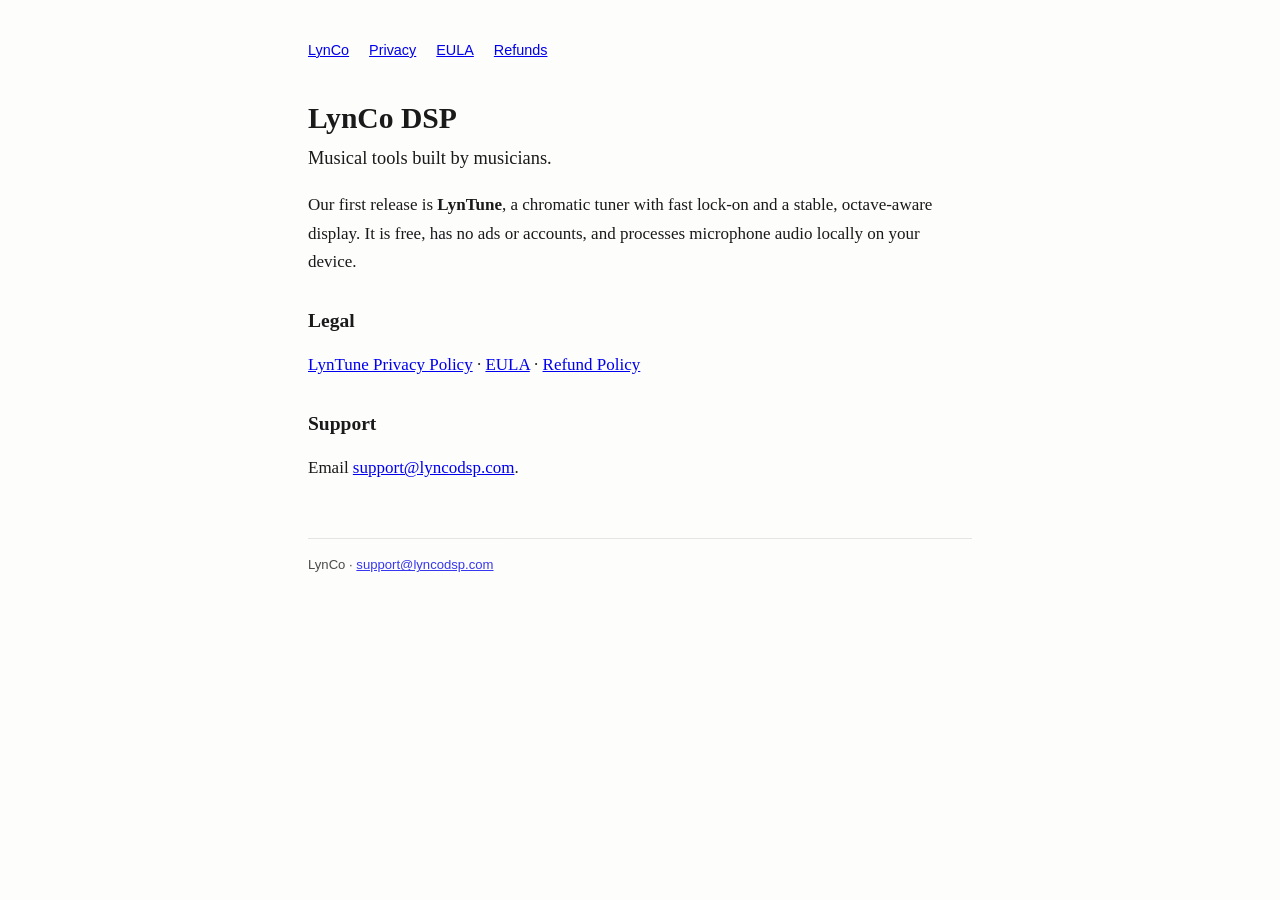
<file: index.html>
<!doctype html>
<html lang="en">
<head>
  <meta charset="utf-8">
  <meta name="viewport" content="width=device-width, initial-scale=1">
  <meta name="description" content="LynCo builds private, local-first musical tools.">
  <link rel="canonical" href="https://lyncodsp.com/">
  <link rel="stylesheet" href="styles.css">
  <title>LynCo DSP</title>
</head>
<body>
<nav aria-label="Primary">
  <a href="./">LynCo</a>
  <a href="privacy/">Privacy</a>
  <a href="eula/">EULA</a>
  <a href="refunds/">Refunds</a>
</nav>
<main>
  <h1>LynCo DSP</h1>
  <p class="lede">Musical tools built by musicians.</p>
  <p>Our first release is <strong>LynTune</strong>, a chromatic tuner with fast lock-on and a
  stable, octave-aware display. It is free, has no ads or accounts, and processes microphone
  audio locally on your device.</p>
  <h2>Legal</h2>
  <p><a href="privacy/">LynTune Privacy Policy</a> · <a href="eula/">EULA</a> ·
  <a href="refunds/">Refund Policy</a></p>
  <h2>Support</h2>
  <p>Email <a href="mailto:support@lyncodsp.com">support@lyncodsp.com</a>.</p>
</main>
<footer>LynCo · <a href="mailto:support@lyncodsp.com">support@lyncodsp.com</a></footer>
</body>
</html>
</file>
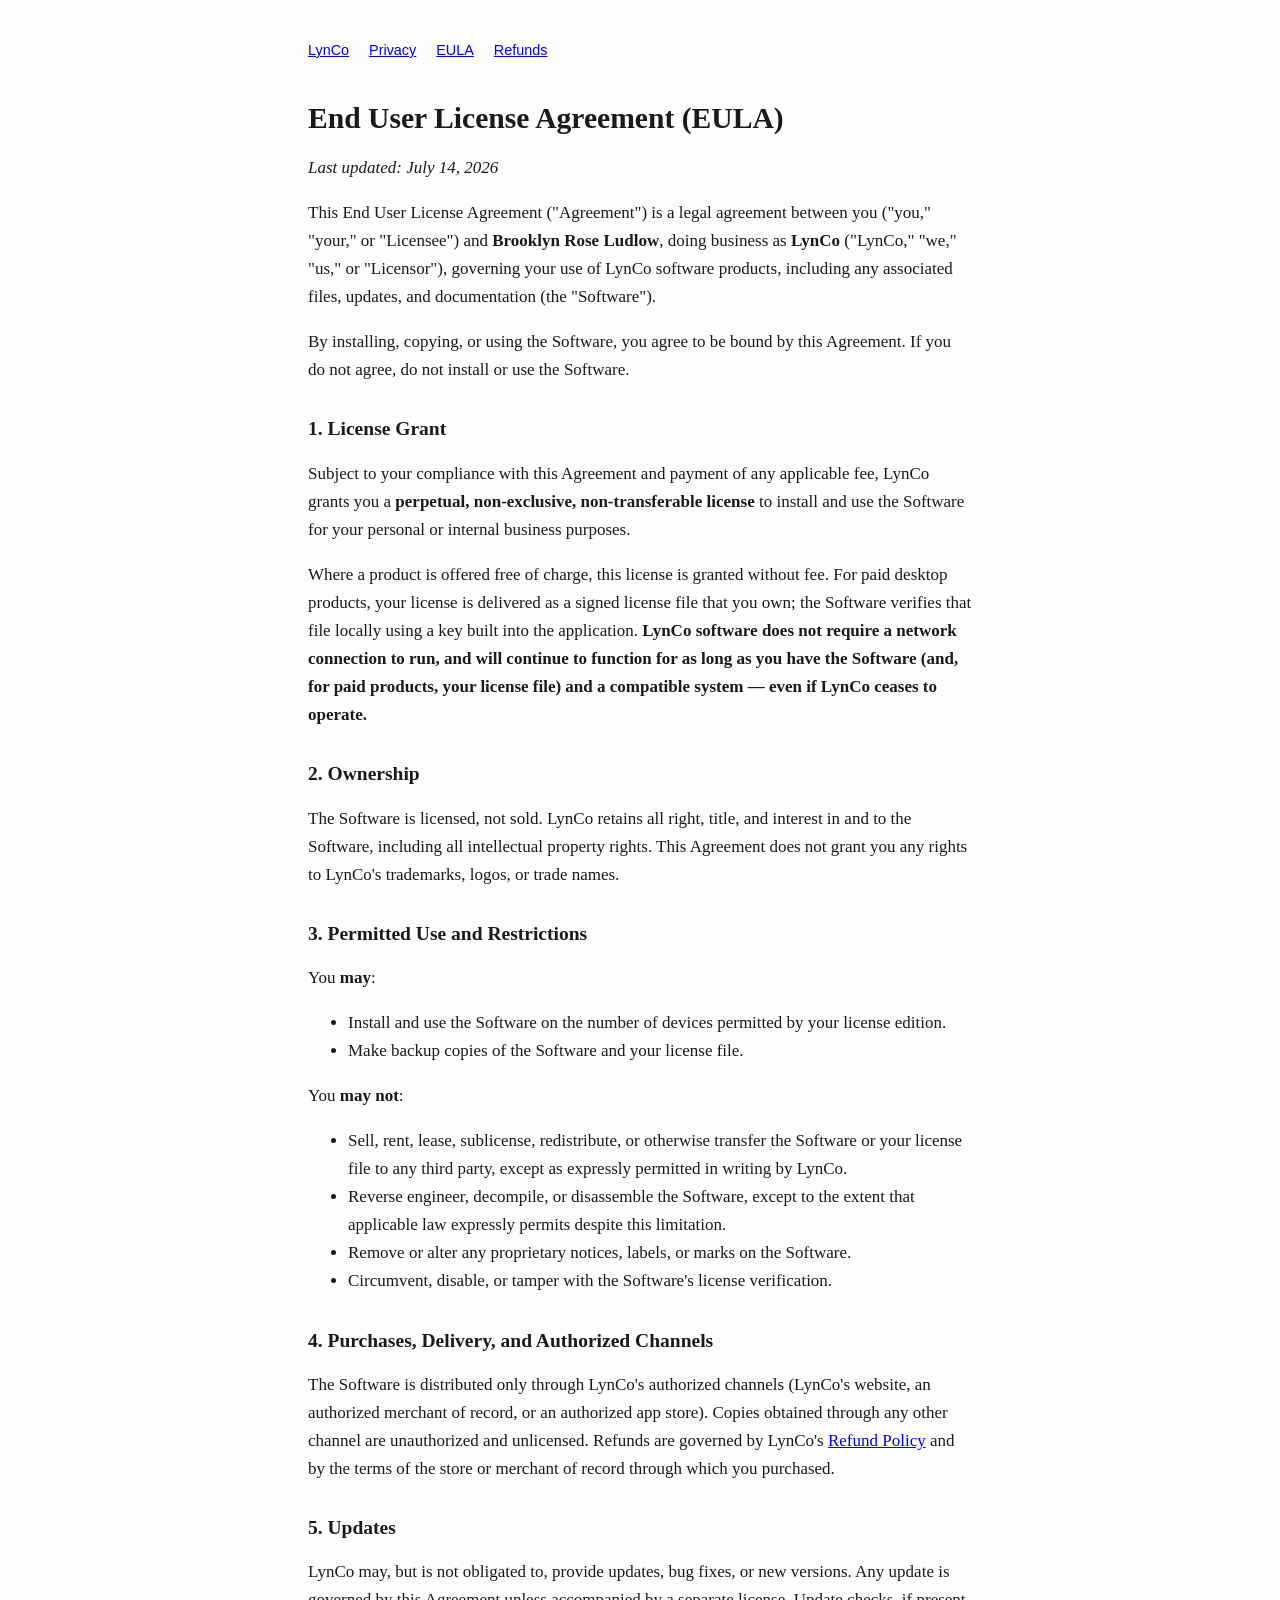
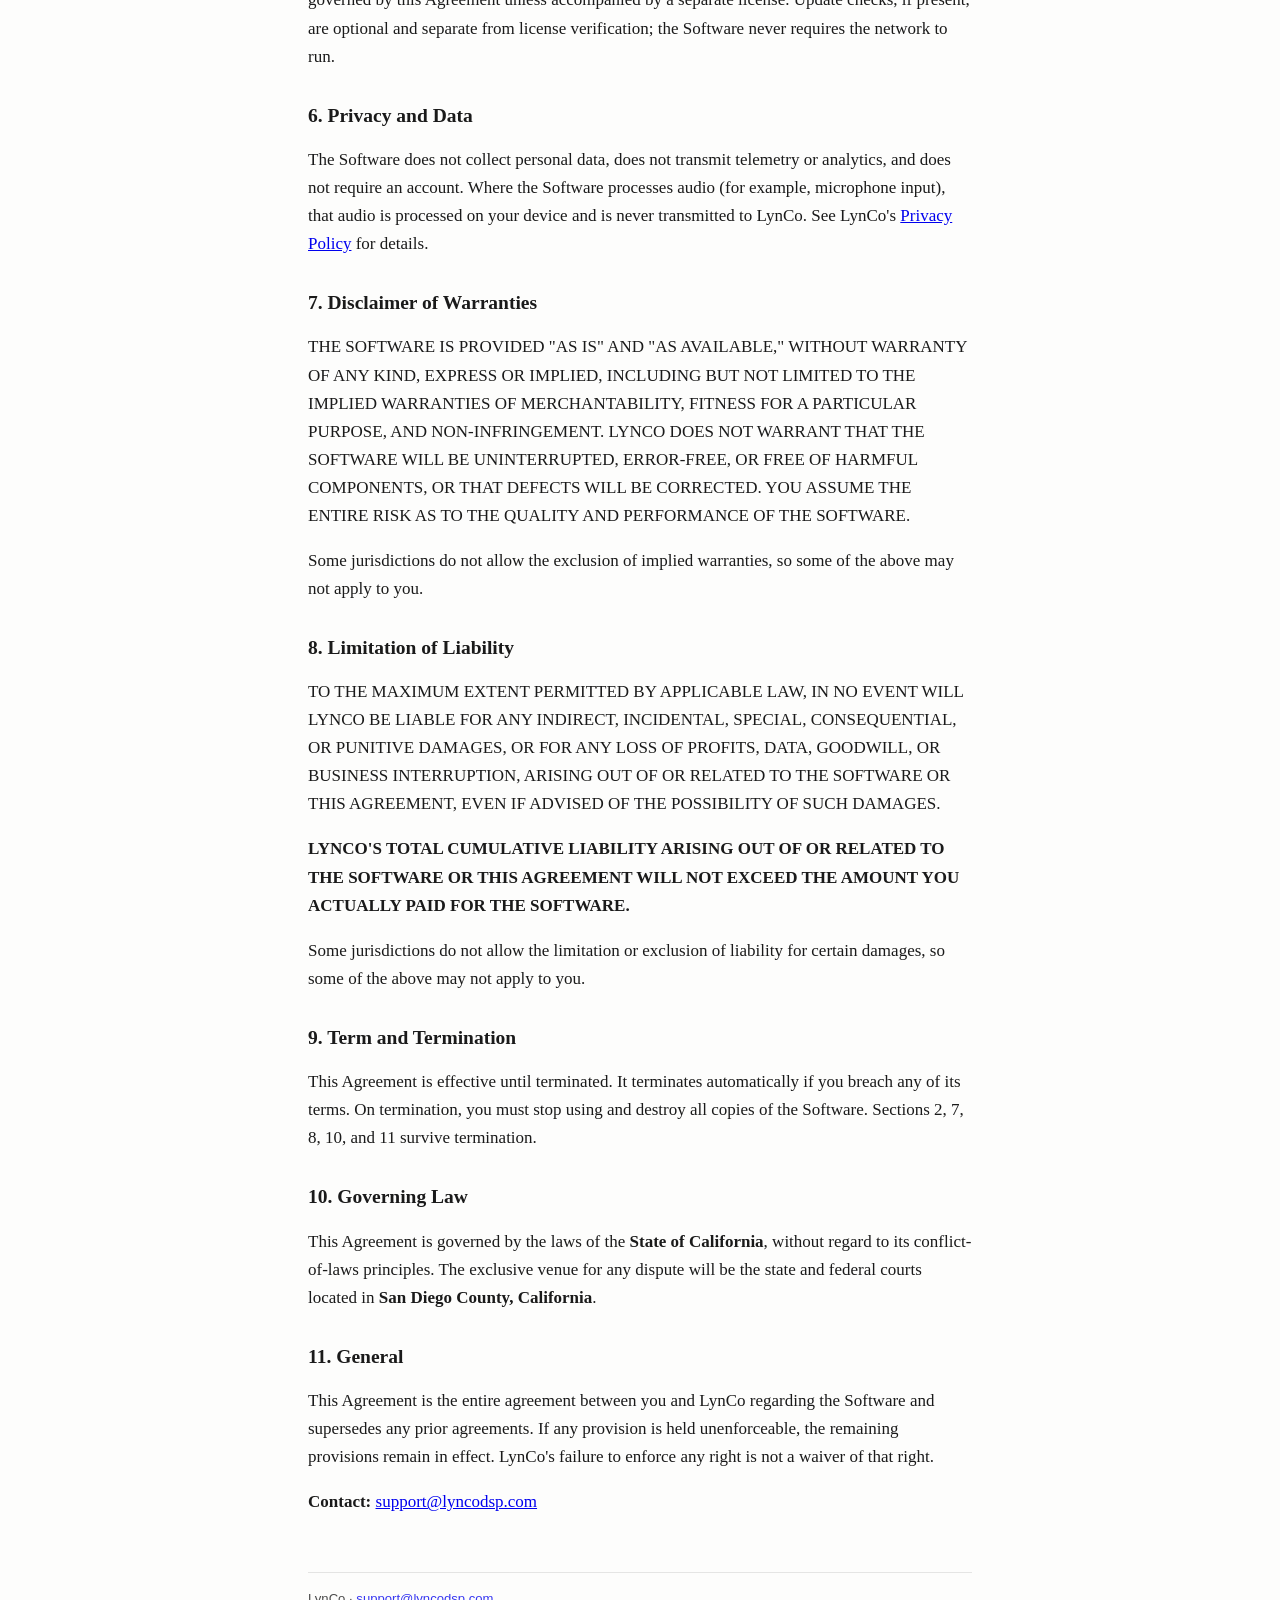
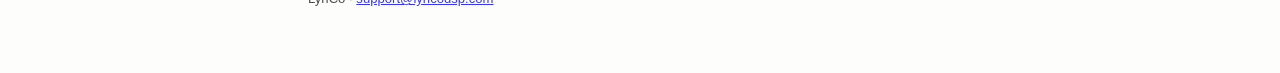
<file: eula/index.html>
<!doctype html>
<html lang="en">
<head>
  <meta charset="utf-8">
  <meta name="viewport" content="width=device-width, initial-scale=1">
  <link rel="canonical" href="https://lyncodsp.com/eula/">
  <link rel="stylesheet" href="../styles.css">
  <title>End User License Agreement — LynCo</title>
</head>
<body>
<nav aria-label="Primary">
  <a href="../">LynCo</a>
  <a href="../privacy/">Privacy</a>
  <a href="../eula/" aria-current="page">EULA</a>
  <a href="../refunds/">Refunds</a>
</nav>
<main>
<h1>End User License Agreement (EULA)</h1>
<p><em>Last updated: July 14, 2026</em></p>
<p>This End User License Agreement ("Agreement") is a legal agreement between you ("you," "your," or "Licensee") and <strong>Brooklyn Rose Ludlow</strong>, doing business as <strong>LynCo</strong> ("LynCo," "we," "us," or "Licensor"), governing your use of LynCo software products, including any associated files, updates, and documentation (the "Software").</p>
<p>By installing, copying, or using the Software, you agree to be bound by this Agreement. If you do not agree, do not install or use the Software.</p>
<h2>1. License Grant</h2>
<p>Subject to your compliance with this Agreement and payment of any applicable fee, LynCo grants you a <strong>perpetual, non-exclusive, non-transferable license</strong> to install and use the Software for your personal or internal business purposes.</p>
<p>Where a product is offered free of charge, this license is granted without fee. For paid desktop products, your license is delivered as a signed license file that you own; the Software verifies that file locally using a key built into the application. <strong>LynCo software does not require a network connection to run, and will continue to function for as long as you have the Software (and, for paid products, your license file) and a compatible system — even if LynCo ceases to operate.</strong></p>
<h2>2. Ownership</h2>
<p>The Software is licensed, not sold. LynCo retains all right, title, and interest in and to the Software, including all intellectual property rights. This Agreement does not grant you any rights to LynCo's trademarks, logos, or trade names.</p>
<h2>3. Permitted Use and Restrictions</h2>
<p>You <strong>may</strong>:</p>
<ul>
<li>Install and use the Software on the number of devices permitted by your license edition.</li>
<li>Make backup copies of the Software and your license file.</li>
</ul>
<p>You <strong>may not</strong>:</p>
<ul>
<li>Sell, rent, lease, sublicense, redistribute, or otherwise transfer the Software or your license file to any third party, except as expressly permitted in writing by LynCo.</li>
<li>Reverse engineer, decompile, or disassemble the Software, except to the extent that applicable law expressly permits despite this limitation.</li>
<li>Remove or alter any proprietary notices, labels, or marks on the Software.</li>
<li>Circumvent, disable, or tamper with the Software's license verification.</li>
</ul>
<h2>4. Purchases, Delivery, and Authorized Channels</h2>
<p>The Software is distributed only through LynCo's authorized channels (LynCo's website, an authorized merchant of record, or an authorized app store). Copies obtained through any other channel are unauthorized and unlicensed. Refunds are governed by LynCo's <a href="../refunds/">Refund Policy</a> and by the terms of the store or merchant of record through which you purchased.</p>
<h2>5. Updates</h2>
<p>LynCo may, but is not obligated to, provide updates, bug fixes, or new versions. Any update is governed by this Agreement unless accompanied by a separate license. Update checks, if present, are optional and separate from license verification; the Software never requires the network to run.</p>
<h2>6. Privacy and Data</h2>
<p>The Software does not collect personal data, does not transmit telemetry or analytics, and does not require an account. Where the Software processes audio (for example, microphone input), that audio is processed on your device and is never transmitted to LynCo. See LynCo's <a href="../privacy/">Privacy Policy</a> for details.</p>
<h2>7. Disclaimer of Warranties</h2>
<p>THE SOFTWARE IS PROVIDED "AS IS" AND "AS AVAILABLE," WITHOUT WARRANTY OF ANY KIND, EXPRESS OR IMPLIED, INCLUDING BUT NOT LIMITED TO THE IMPLIED WARRANTIES OF MERCHANTABILITY, FITNESS FOR A PARTICULAR PURPOSE, AND NON-INFRINGEMENT. LYNCO DOES NOT WARRANT THAT THE SOFTWARE WILL BE UNINTERRUPTED, ERROR-FREE, OR FREE OF HARMFUL COMPONENTS, OR THAT DEFECTS WILL BE CORRECTED. YOU ASSUME THE ENTIRE RISK AS TO THE QUALITY AND PERFORMANCE OF THE SOFTWARE.</p>
<p>Some jurisdictions do not allow the exclusion of implied warranties, so some of the above may not apply to you.</p>
<h2>8. Limitation of Liability</h2>
<p>TO THE MAXIMUM EXTENT PERMITTED BY APPLICABLE LAW, IN NO EVENT WILL LYNCO BE LIABLE FOR ANY INDIRECT, INCIDENTAL, SPECIAL, CONSEQUENTIAL, OR PUNITIVE DAMAGES, OR FOR ANY LOSS OF PROFITS, DATA, GOODWILL, OR BUSINESS INTERRUPTION, ARISING OUT OF OR RELATED TO THE SOFTWARE OR THIS AGREEMENT, EVEN IF ADVISED OF THE POSSIBILITY OF SUCH DAMAGES.</p>
<p><strong>LYNCO'S TOTAL CUMULATIVE LIABILITY ARISING OUT OF OR RELATED TO THE SOFTWARE OR THIS AGREEMENT WILL NOT EXCEED THE AMOUNT YOU ACTUALLY PAID FOR THE SOFTWARE.</strong></p>
<p>Some jurisdictions do not allow the limitation or exclusion of liability for certain damages, so some of the above may not apply to you.</p>
<h2>9. Term and Termination</h2>
<p>This Agreement is effective until terminated. It terminates automatically if you breach any of its terms. On termination, you must stop using and destroy all copies of the Software. Sections 2, 7, 8, 10, and 11 survive termination.</p>
<h2>10. Governing Law</h2>
<p>This Agreement is governed by the laws of the <strong>State of California</strong>, without regard to its conflict-of-laws principles. The exclusive venue for any dispute will be the state and federal courts located in <strong>San Diego County, California</strong>.</p>
<h2>11. General</h2>
<p>This Agreement is the entire agreement between you and LynCo regarding the Software and supersedes any prior agreements. If any provision is held unenforceable, the remaining provisions remain in effect. LynCo's failure to enforce any right is not a waiver of that right.</p>
<p><strong>Contact:</strong> <a href="mailto:support@lyncodsp.com">support@lyncodsp.com</a></p>
</main>
<footer>LynCo · <a href="mailto:support@lyncodsp.com">support@lyncodsp.com</a></footer>
</body>
</html>
</file>
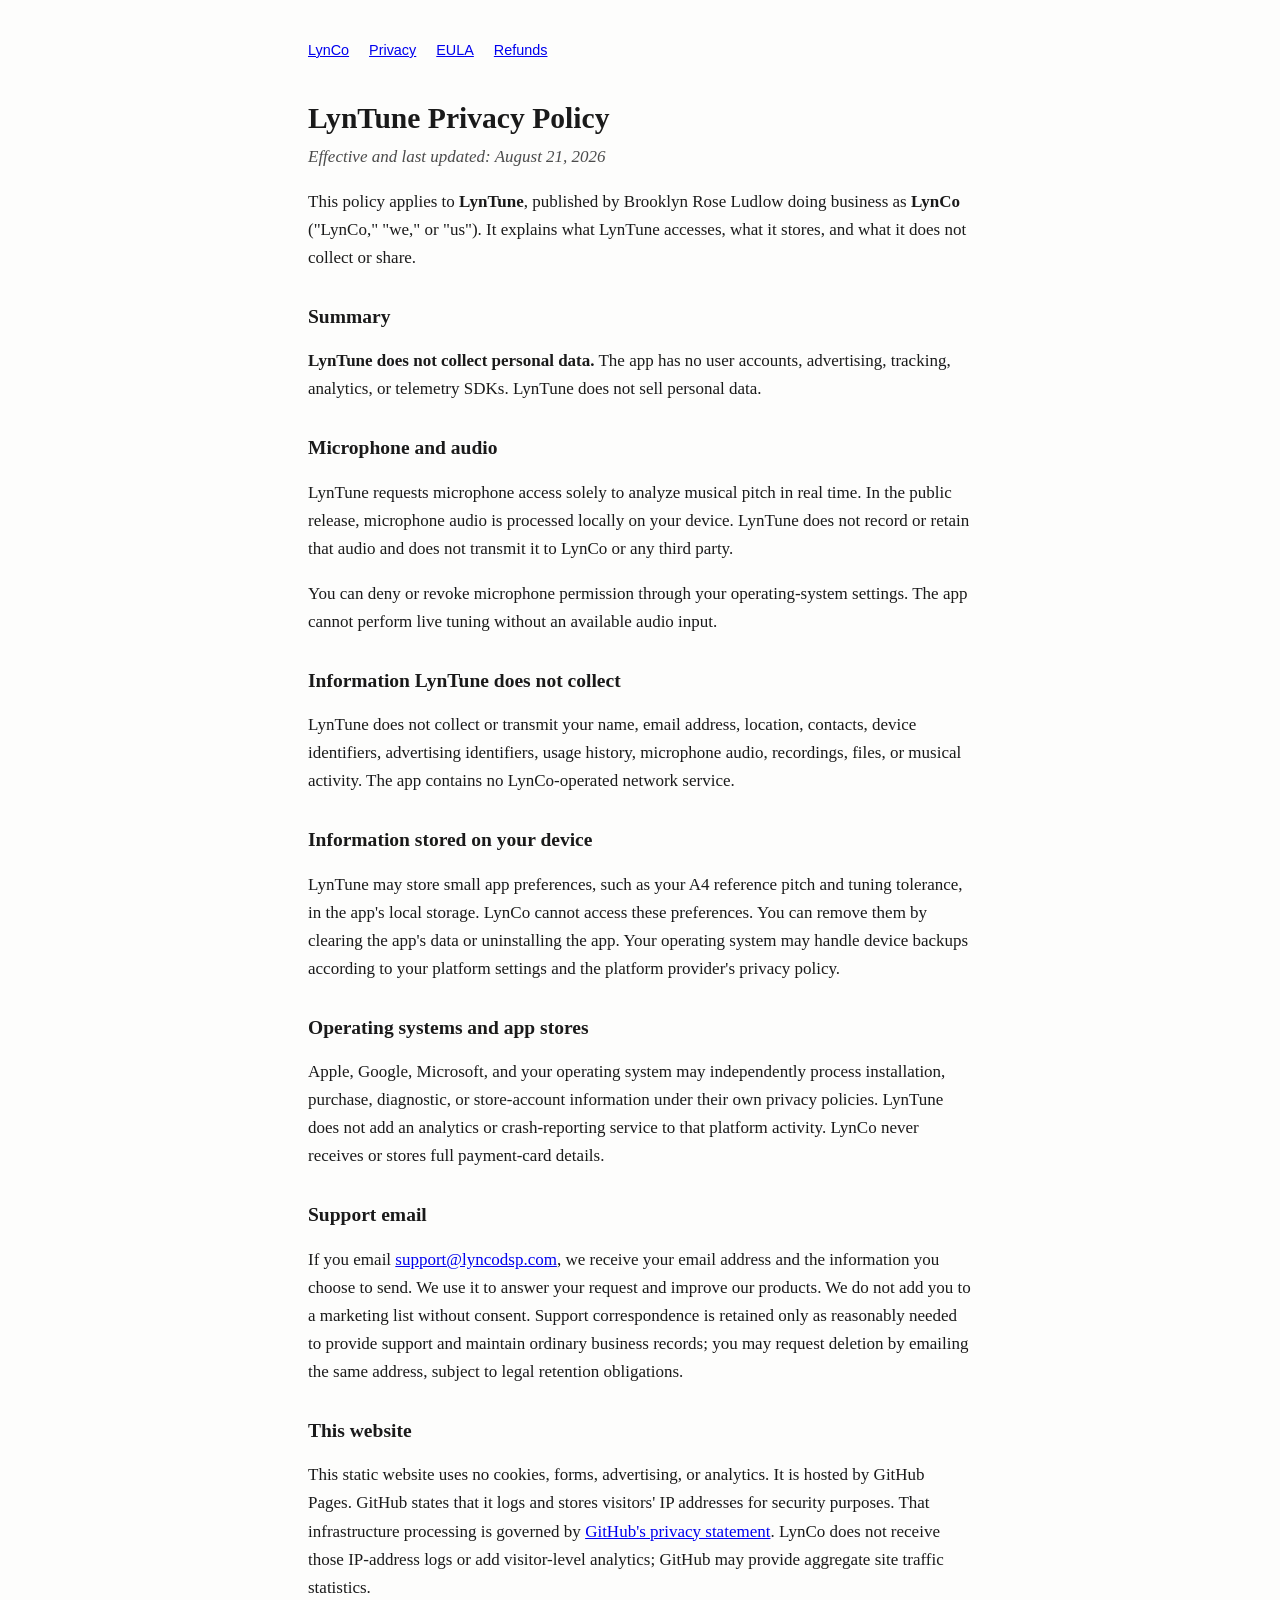
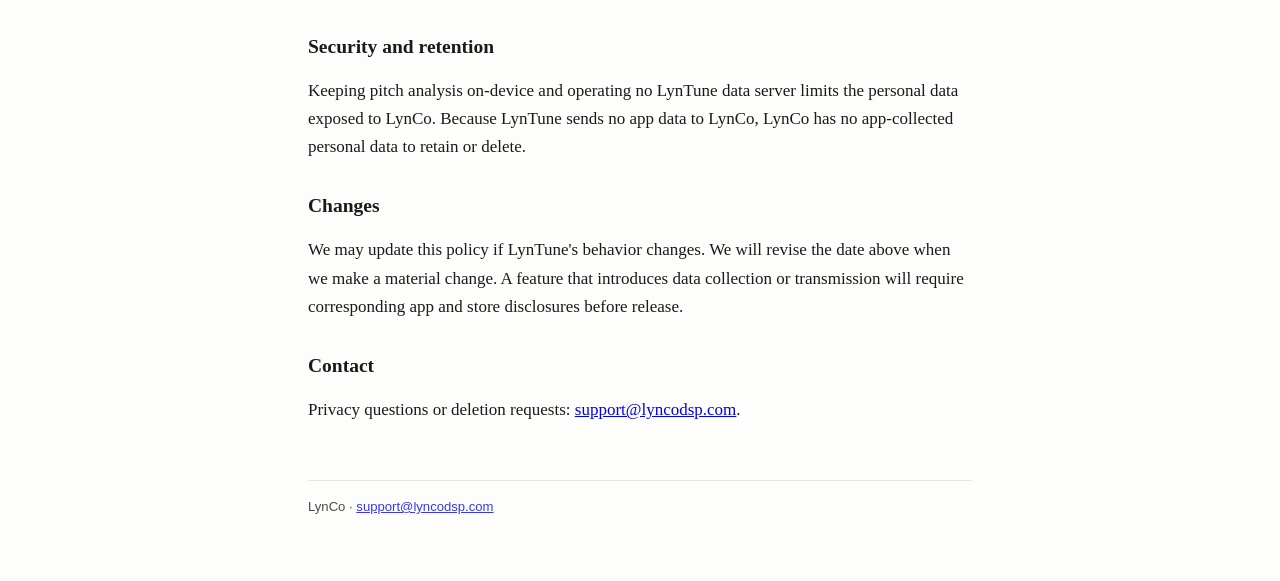
<file: privacy/index.html>
<!doctype html>
<html lang="en">
<head>
  <meta charset="utf-8">
  <meta name="viewport" content="width=device-width, initial-scale=1">
  <meta name="description" content="Privacy Policy for LynTune by LynCo.">
  <link rel="canonical" href="https://lyncodsp.com/privacy/">
  <link rel="stylesheet" href="../styles.css">
  <title>Privacy Policy — LynTune</title>
</head>
<body>
<nav aria-label="Primary">
  <a href="../">LynCo</a>
  <a href="../privacy/" aria-current="page">Privacy</a>
  <a href="../eula/">EULA</a>
  <a href="../refunds/">Refunds</a>
</nav>
<main>
  <h1>LynTune Privacy Policy</h1>
  <p class="updated"><em>Effective and last updated: August 21, 2026</em></p>
  <p>This policy applies to <strong>LynTune</strong>, published by Brooklyn Rose Ludlow doing
  business as <strong>LynCo</strong> ("LynCo," "we," or "us"). It explains what LynTune
  accesses, what it stores, and what it does not collect or share.</p>
  <h2>Summary</h2>
  <p><strong>LynTune does not collect personal data.</strong> The app has no user accounts,
  advertising, tracking, analytics, or telemetry SDKs. LynTune does not sell personal data.</p>
  <h2>Microphone and audio</h2>
  <p>LynTune requests microphone access solely to analyze musical pitch in real time. In the
  public release, microphone audio is processed locally on your device. LynTune does not record
  or retain that audio and does not transmit it to LynCo or any third party.</p>
  <p>You can deny or revoke microphone permission through your operating-system settings. The app
  cannot perform live tuning without an available audio input.</p>
  <h2>Information LynTune does not collect</h2>
  <p>LynTune does not collect or transmit your name, email address, location, contacts, device
  identifiers, advertising identifiers, usage history, microphone audio, recordings, files, or
  musical activity. The app contains no LynCo-operated network service.</p>
  <h2>Information stored on your device</h2>
  <p>LynTune may store small app preferences, such as your A4 reference pitch and tuning tolerance,
  in the app's local storage. LynCo cannot access these preferences. You can remove them by clearing
  the app's data or uninstalling the app. Your operating system may handle device backups according
  to your platform settings and the platform provider's privacy policy.</p>
  <h2>Operating systems and app stores</h2>
  <p>Apple, Google, Microsoft, and your operating system may independently process installation,
  purchase, diagnostic, or store-account information under their own privacy policies. LynTune
  does not add an analytics or crash-reporting service to that platform activity. LynCo never
  receives or stores full payment-card details.</p>
  <h2>Support email</h2>
  <p>If you email <a href="mailto:support@lyncodsp.com">support@lyncodsp.com</a>, we receive your
  email address and the information you choose to send. We use it to answer your request and improve
  our products. We do not add you to a marketing list without consent. Support correspondence is
  retained only as reasonably needed to provide support and maintain ordinary business records;
  you may request deletion by emailing the same address, subject to legal retention obligations.</p>
  <h2>This website</h2>
  <p>This static website uses no cookies, forms, advertising, or analytics. It is hosted by GitHub
  Pages. GitHub states that it logs and stores visitors' IP addresses for security purposes. That
  infrastructure processing is governed by <a href="https://docs.github.com/en/site-policy/privacy-policies/github-general-privacy-statement">GitHub's privacy statement</a>.
  LynCo does not receive those IP-address logs or add visitor-level analytics; GitHub may provide
  aggregate site traffic statistics.</p>
  <h2>Security and retention</h2>
  <p>Keeping pitch analysis on-device and operating no LynTune data server limits the personal data
  exposed to LynCo. Because LynTune sends no app data to LynCo, LynCo has no app-collected personal
  data to retain or delete.</p>
  <h2>Changes</h2>
  <p>We may update this policy if LynTune's behavior changes. We will revise the date above when we
  make a material change. A feature that introduces data collection or transmission will require
  corresponding app and store disclosures before release.</p>
  <h2>Contact</h2>
  <p>Privacy questions or deletion requests: <a href="mailto:support@lyncodsp.com">support@lyncodsp.com</a>.</p>
</main>
<footer>LynCo · <a href="mailto:support@lyncodsp.com">support@lyncodsp.com</a></footer>
</body>
</html>
</file>
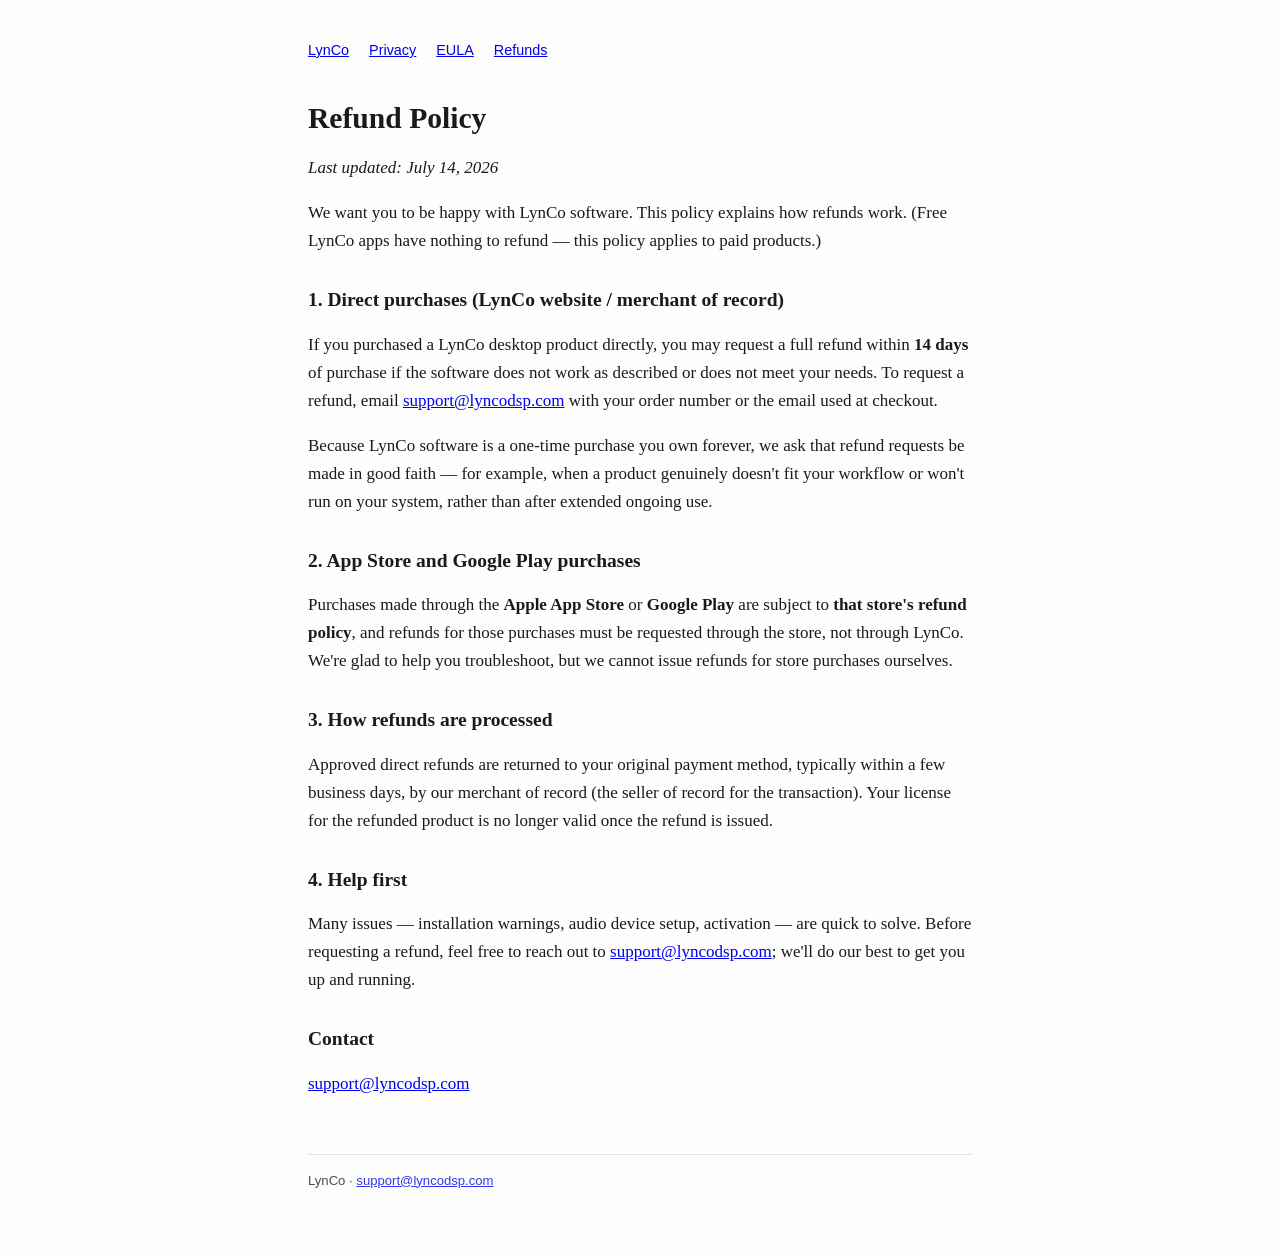
<file: refunds/index.html>
<!doctype html>
<html lang="en">
<head>
  <meta charset="utf-8">
  <meta name="viewport" content="width=device-width, initial-scale=1">
  <link rel="canonical" href="https://lyncodsp.com/refunds/">
  <link rel="stylesheet" href="../styles.css">
  <title>Refund Policy — LynCo</title>
</head>
<body>
<nav aria-label="Primary">
  <a href="../">LynCo</a>
  <a href="../privacy/">Privacy</a>
  <a href="../eula/">EULA</a>
  <a href="../refunds/" aria-current="page">Refunds</a>
</nav>
<main>
<h1>Refund Policy</h1>
<p><em>Last updated: July 14, 2026</em></p>
<p>We want you to be happy with LynCo software. This policy explains how refunds work. (Free LynCo apps have nothing to refund — this policy applies to paid products.)</p>
<h2>1. Direct purchases (LynCo website / merchant of record)</h2>
<p>If you purchased a LynCo desktop product directly, you may request a full refund within <strong>14 days</strong> of purchase if the software does not work as described or does not meet your needs. To request a refund, email <a href="mailto:support@lyncodsp.com">support@lyncodsp.com</a> with your order number or the email used at checkout.</p>
<p>Because LynCo software is a one-time purchase you own forever, we ask that refund requests be made in good faith — for example, when a product genuinely doesn't fit your workflow or won't run on your system, rather than after extended ongoing use.</p>
<h2>2. App Store and Google Play purchases</h2>
<p>Purchases made through the <strong>Apple App Store</strong> or <strong>Google Play</strong> are subject to <strong>that store's refund policy</strong>, and refunds for those purchases must be requested through the store, not through LynCo. We're glad to help you troubleshoot, but we cannot issue refunds for store purchases ourselves.</p>
<h2>3. How refunds are processed</h2>
<p>Approved direct refunds are returned to your original payment method, typically within a few business days, by our merchant of record (the seller of record for the transaction). Your license for the refunded product is no longer valid once the refund is issued.</p>
<h2>4. Help first</h2>
<p>Many issues — installation warnings, audio device setup, activation — are quick to solve. Before requesting a refund, feel free to reach out to <a href="mailto:support@lyncodsp.com">support@lyncodsp.com</a>; we'll do our best to get you up and running.</p>
<h2>Contact</h2>
<p><a href="mailto:support@lyncodsp.com">support@lyncodsp.com</a></p>
</main>
<footer>LynCo · <a href="mailto:support@lyncodsp.com">support@lyncodsp.com</a></footer>
</body>
</html>
</file>
<file: styles.css>
:root { color-scheme: light dark; }
* { box-sizing: border-box; }
html { font-size: 100%; }
body {
  max-width: 44rem;
  margin: 0 auto;
  padding: 2.5rem 1.25rem 4rem;
  color: #1a1a1a;
  background: #fdfdfc;
  font: 1.0625rem/1.65 Georgia, "Times New Roman", serif;
}
nav {
  display: flex;
  flex-wrap: wrap;
  gap: .5rem 1.25rem;
  margin-bottom: 2.5rem;
  font: .9rem/1.4 -apple-system, BlinkMacSystemFont, "Segoe UI", sans-serif;
}
h1 { margin: 0 0 .35rem; font-size: 1.85rem; line-height: 1.25; }
h2 { margin-top: 2rem; font-size: 1.22rem; line-height: 1.35; }
.lede { margin-top: 0; font-size: 1.15rem; }
.updated { margin-top: 0; opacity: .78; }
footer {
  margin-top: 3.5rem;
  padding-top: 1rem;
  border-top: 1px solid #8884;
  font: .82rem/1.5 -apple-system, BlinkMacSystemFont, "Segoe UI", sans-serif;
  opacity: .78;
}
@media (prefers-color-scheme: dark) {
  body { color: #ddd; background: #161616; }
  a { color: #8ab4f8; }
}
</file>
